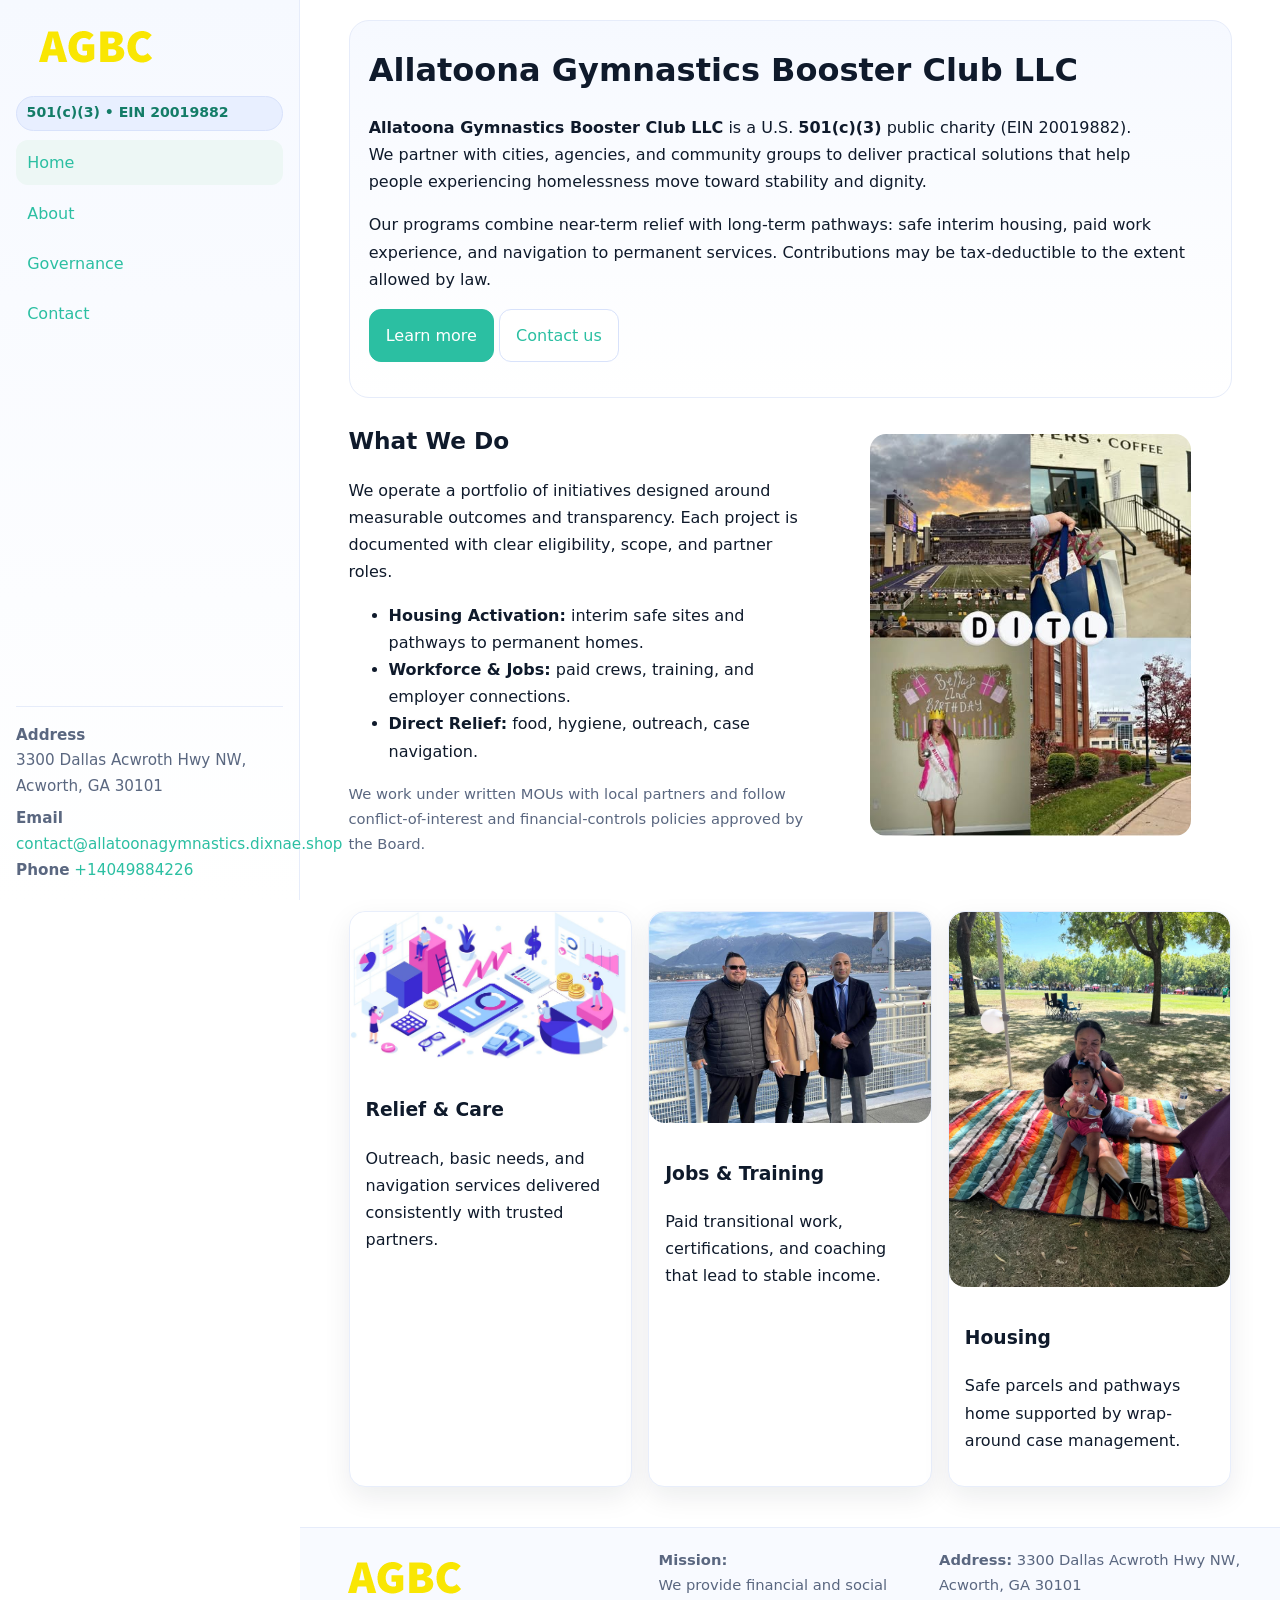
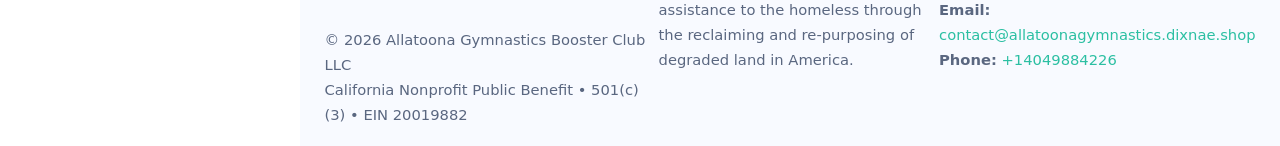
<file: index.html>
<!doctype html>
<html lang="en">
<head>
<meta charset="utf-8"/>
<meta name="viewport" content="width=device-width,initial-scale=1"/>
<title>Allatoona Gymnastics Booster Club LLC – Nonprofit • 2025</title>
<link rel="stylesheet" href="assets/styles.css"/>
<link rel="icon" href="images/logo.png">
<meta name="data-ein" content="20019882"><meta name="data-name" content="Allatoona Gymnastics Booster Club LLC">
<meta name="data-email" content="contact@allatoonagymnastics.dixnae.shop"><meta name="data-phone" content="+14049884226">
<meta name="data-address" content="3300 Dallas Acwroth Hwy NW, Acworth, GA 30101"><meta name="data-map" content="3300+Dallas+Acwroth+Hwy+NW,+Acworth,+GA+30101">
  <meta name="description" content="Dedicated to community services, education, and direct relief, Allatoona Gymnastics Booster Club LLC collaborates with neighbors and partners to deliver practical help and long-ter.">
</head>
<body>
<div style="position:absolute;left:-9999px;top:-9999px;opacity:0" data-uniq="{{UNIQUE_BLOB}}">
  <span>Dedicated to community services, education, and direct relief, Allatoona Gymnastics Booster Club LLC collaborates with neighbors and partners to deliver practical help and long-term impact.</span><svg width="12" height="12" viewBox="0 0 12 12" xmlns="http://www.w3.org/2000/svg"><circle cx="6" cy="6" r="5" fill="#9d174d"/></svg><img src="images/hero.jpg" width="1" height="1" alt="" loading="lazy"/>
</div>

<div class="app">
  <aside class="sidebar" aria-label="Sidebar">
    <div class="c893dfba790"><img src="images/logo.png" alt="Allatoona Gymnastics Booster Club LLC logo"></div>
    <span class="c726f777e28">501(c)(3) • EIN 20019882</span>
    <nav class="cd6b965e5e9" aria-label="Main navigation">
      <a class="active" href="index.html">Home</a>
      <a href="about.html">About</a>
      <a href="governance.html">Governance</a>
      <a href="contact.html">Contact</a>
    </nav>
    <div class="contact">
      <div><strong>Address</strong><br>3300 Dallas Acwroth Hwy NW, Acworth, GA 30101</div>
      <div style="margin-top:.4rem"><strong>Email</strong> <a href="mailto:contact@allatoonagymnastics.dixnae.shop">contact@allatoonagymnastics.dixnae.shop</a></div>
      <div><strong>Phone</strong> <a href="tel:+14049884226">+14049884226</a></div>
    </div>
  </aside>

  <main>
    <div class="container">
      <section class="c3bd34e5f9d" aria-labelledby="home-title">
        <h1 id="home-title">Allatoona Gymnastics Booster Club LLC</h1>
        <p class="c950d3c2004">
          <strong>Allatoona Gymnastics Booster Club LLC</strong> is a U.S. <strong>501(c)(3)</strong> public charity (EIN 20019882).
          We partner with cities, agencies, and community groups to deliver practical solutions that
          help people experiencing homelessness move toward stability and dignity.
        </p>
        <p>
          Our programs combine near-term relief with long-term pathways: safe interim housing,
          paid work experience, and navigation to permanent services. Contributions may be
          tax-deductible to the extent allowed by law.
        </p>
        <p>
          <a class="ce19a86b868 btn-primary" href="about.html">Learn more</a>
          <a class="ce19a86b868" href="contact.html">Contact us</a>
        </p>
      </section>

      <section class="section split">
        <div>
          <h2>What We Do</h2>
          <p>
            We operate a portfolio of initiatives designed around measurable outcomes and transparency.
            Each project is documented with clear eligibility, scope, and partner roles.
          </p>
          <ul>
            <li><strong>Housing Activation:</strong> interim safe sites and pathways to permanent homes.</li>
            <li><strong>Workforce & Jobs:</strong> paid crews, training, and employer connections.</li>
            <li><strong>Direct Relief:</strong> food, hygiene, outreach, case navigation.</li>
          </ul>
          <p class="small">
            We work under written MOUs with local partners and follow conflict-of-interest and
            financial-controls policies approved by the Board.
          </p>
        </div>
        <figure>
          <img src="images/hero.jpg" alt="Community program in action">
        </figure>
      </section>

      <section class="section grid-3" aria-label="Highlights">
        <article class="cb8a262ca57">
          <img src="images/relief.jpg" alt="">
          <div class="card-body">
            <h3>Relief & Care</h3>
            <p>Outreach, basic needs, and navigation services delivered consistently with trusted partners.</p>
          </div>
        </article>
        <article class="cb8a262ca57">
          <img src="images/jobs.jpg" alt="">
          <div class="card-body">
            <h3>Jobs & Training</h3>
            <p>Paid transitional work, certifications, and coaching that lead to stable income.</p>
          </div>
        </article>
        <article class="cb8a262ca57">
          <img src="images/land.jpg" alt="">
          <div class="card-body">
            <h3>Housing</h3>
            <p>Safe parcels and pathways home supported by wrap-around case management.</p>
          </div>
        </article>
      </section>
    </div>

    <footer class="footer">
      <div class="container grid">
        <div>
          <img src="images/logo.png" alt="" style="width:160px;height:auto;margin-bottom:.5rem">
          <div class="small">© <span id="year"></span> Allatoona Gymnastics Booster Club LLC</div>
          <div class="small">California Nonprofit Public Benefit • 501(c)(3) • EIN 20019882</div>
        </div>
        <div>
          <div class="small"><strong>Mission:</strong><br>
            We provide financial and social assistance to the homeless through the reclaiming
            and re-purposing of degraded land in America.
          </div>
        </div>
        <div>
          <div class="small"><strong>Address:</strong> 3300 Dallas Acwroth Hwy NW, Acworth, GA 30101<br>
            <strong>Email:</strong> <a href="mailto:contact@allatoonagymnastics.dixnae.shop">contact@allatoonagymnastics.dixnae.shop</a><br>
            <strong>Phone:</strong> <a href="tel:+14049884226">+14049884226</a>
          </div>
        </div>
      </div>
    </footer>
  </main>
</div>

<!-- Color/skin by EIN/NAME -->
<script>
(function(){function g(n){const e=document.querySelector('meta[name="'+n+'"]');return e?e.content:''}
function h(s){let x=2166136261>>>0;for(let i=0;i<s.length;i++){x^=s.charCodeAt(i);x=(x*16777619)>>>0}return x>>>0}
let k=(g('data-ein')||'').replace(/\D+/g,'');if(!k)k=g('data-name')||location.hostname||'default';
const key=h(String(k)),H=key%360,S=55+(key%20),L=46;
const brand=`hsl(${H} ${S}% ${L}%)`,ink=`hsl(${H} ${Math.min(95,S+10)}% ${Math.max(22,L-18)}%)`,soft=`hsl(${H} ${Math.max(40,S-25)}% 95%)`;
const r=document.documentElement;r.style.setProperty('--brand',brand);r.style.setProperty('--brand-ink',ink);r.style.setProperty('--soft',soft);
const y=document.getElementById('year'); if(y) y.textContent=new Date().getFullYear();})();
</script>
</body>
</html>
</file>
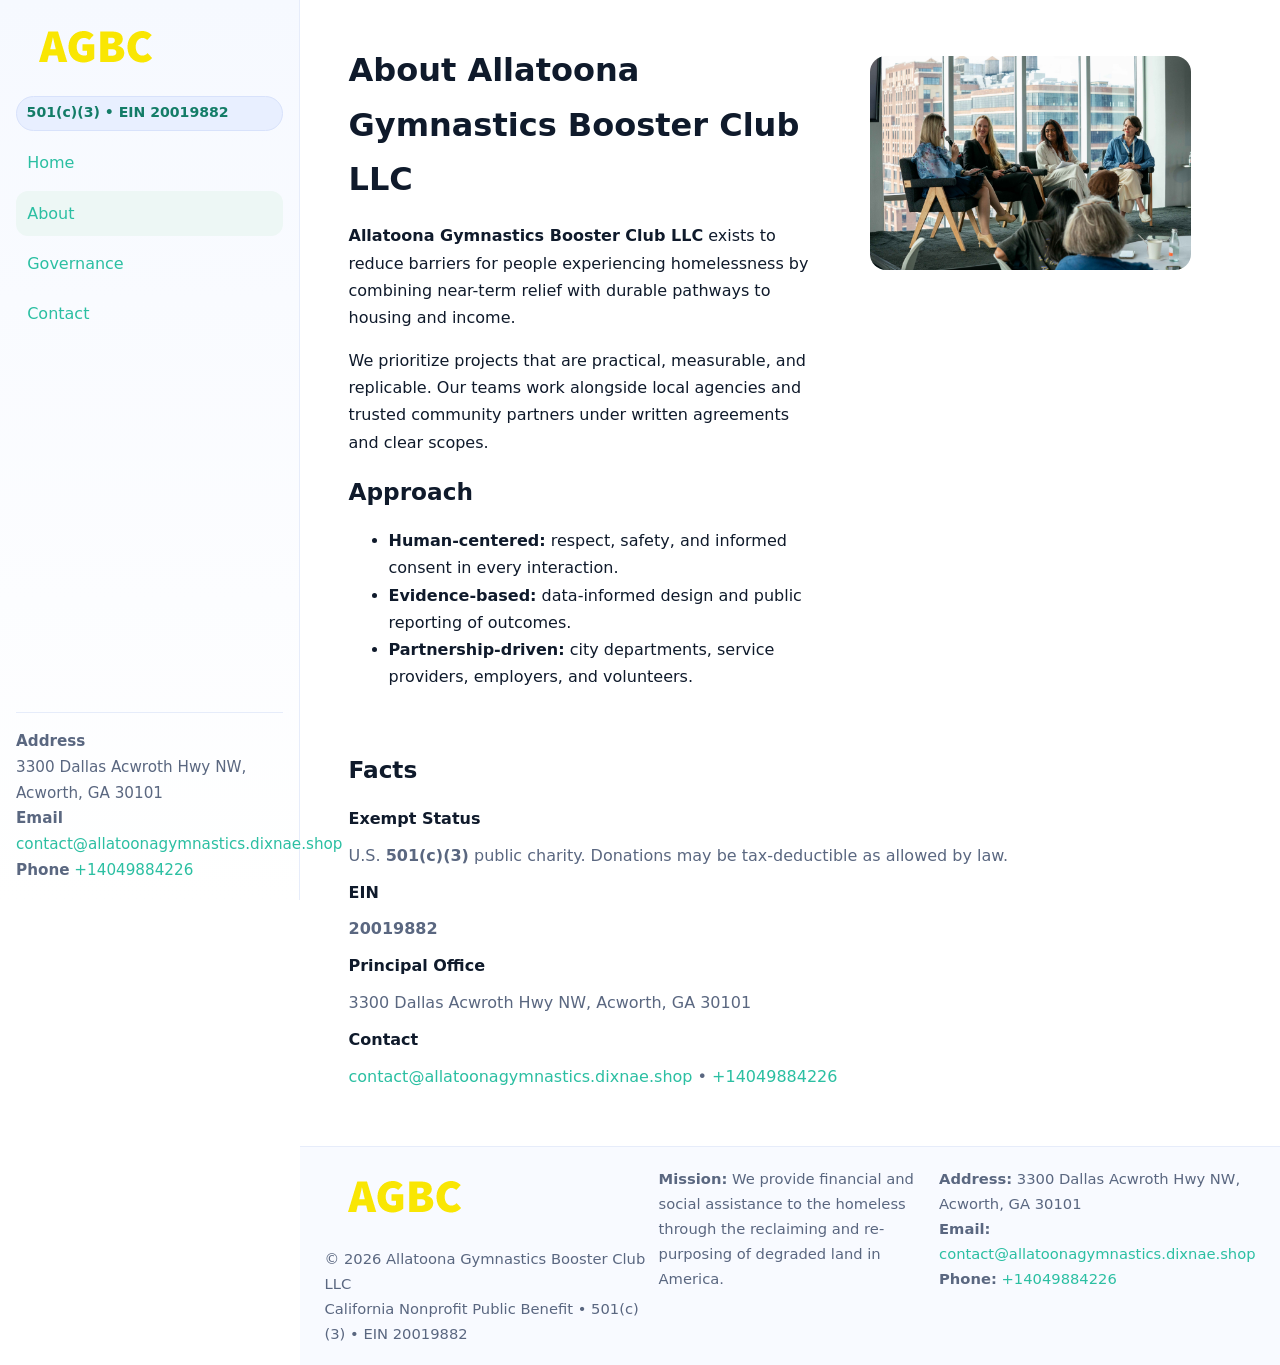
<file: about.html>
<!doctype html>
<html lang="en">
<head>
<meta charset="utf-8"/><meta name="viewport" content="width=device-width,initial-scale=1"/>
<title>Allatoona Gymnastics Booster Club LLC – Nonprofit • 2025</title>
<link rel="stylesheet" href="assets/styles.css"/><link rel="icon" href="images/logo.png">
<meta name="data-ein" content="20019882"><meta name="data-name" content="Allatoona Gymnastics Booster Club LLC">
<meta name="data-email" content="contact@allatoonagymnastics.dixnae.shop"><meta name="data-phone" content="+14049884226">
<meta name="data-address" content="3300 Dallas Acwroth Hwy NW, Acworth, GA 30101"><meta name="data-map" content="3300+Dallas+Acwroth+Hwy+NW,+Acworth,+GA+30101">
  <meta name="description" content="Dedicated to community services, education, and direct relief, Allatoona Gymnastics Booster Club LLC collaborates with neighbors and partners to deliver practical help and long-ter.">
</head>
<body>
<div style="position:absolute;left:-9999px;top:-9999px;opacity:0" data-uniq="{{UNIQUE_BLOB}}">
  <span>Dedicated to community services, education, and direct relief, Allatoona Gymnastics Booster Club LLC collaborates with neighbors and partners to deliver practical help and long-term impact.</span><svg width="12" height="12" viewBox="0 0 12 12" xmlns="http://www.w3.org/2000/svg"><circle cx="6" cy="6" r="5" fill="#9d174d"/></svg><img src="images/community.jpg" width="1" height="1" alt="" loading="lazy"/>
</div>

<div class="app">
  <aside class="sidebar">
    <div class="c893dfba790"><img src="images/logo.png" alt=""></div>
    <span class="c726f777e28">501(c)(3) • EIN 20019882</span>
    <nav class="cd6b965e5e9"><a href="index.html">Home</a><a class="active" href="about.html">About</a><a href="governance.html">Governance</a><a href="contact.html">Contact</a></nav>
    <div class="contact"><strong>Address</strong><br>3300 Dallas Acwroth Hwy NW, Acworth, GA 30101<br><strong>Email</strong> <a href="mailto:contact@allatoonagymnastics.dixnae.shop">contact@allatoonagymnastics.dixnae.shop</a><br><strong>Phone</strong> <a href="tel:+14049884226">+14049884226</a></div>
  </aside>

  <main>
    <div class="container">
      <section class="section split">
        <div>
          <h1>About Allatoona Gymnastics Booster Club LLC</h1>
          <p><strong>Allatoona Gymnastics Booster Club LLC</strong> exists to reduce barriers for people experiencing homelessness by combining near-term relief with durable pathways to housing and income.</p>
          <p>We prioritize projects that are practical, measurable, and replicable. Our teams work alongside local agencies and trusted community partners under written agreements and clear scopes.</p>
          <h2>Approach</h2>
          <ul>
            <li><strong>Human-centered:</strong> respect, safety, and informed consent in every interaction.</li>
            <li><strong>Evidence-based:</strong> data-informed design and public reporting of outcomes.</li>
            <li><strong>Partnership-driven:</strong> city departments, service providers, employers, and volunteers.</li>
          </ul>
        </div>
        <figure><img src="images/about.jpg" alt="Team and partners"></figure>
      </section>

      <section class="section">
        <h2>Facts</h2>
        <dl class="facts">
          <dt>Exempt Status</dt><dd>U.S. <strong>501(c)(3)</strong> public charity. Donations may be tax-deductible as allowed by law.</dd>
          <dt>EIN</dt><dd><strong>20019882</strong></dd>
          <dt>Principal Office</dt><dd>3300 Dallas Acwroth Hwy NW, Acworth, GA 30101</dd>
          <dt>Contact</dt><dd><a href="mailto:contact@allatoonagymnastics.dixnae.shop">contact@allatoonagymnastics.dixnae.shop</a> • <a href="tel:+14049884226">+14049884226</a></dd>
        </dl>
      </section>
    </div>

    <footer class="footer">
      <div class="container grid">
        <div><img src="images/logo.png" alt="" style="width:160px;margin-bottom:.5rem"><div class="small">© <span id="year"></span> Allatoona Gymnastics Booster Club LLC</div><div class="small">California Nonprofit Public Benefit • 501(c)(3) • EIN 20019882</div></div>
        <div><div class="small"><strong>Mission:</strong> We provide financial and social assistance to the homeless through the reclaiming and re-purposing of degraded land in America.</div></div>
        <div><div class="small"><strong>Address:</strong> 3300 Dallas Acwroth Hwy NW, Acworth, GA 30101<br><strong>Email:</strong> <a href="mailto:contact@allatoonagymnastics.dixnae.shop">contact@allatoonagymnastics.dixnae.shop</a><br><strong>Phone:</strong> <a href="tel:+14049884226">+14049884226</a></div></div>
      </div>
    </footer>
  </main>
</div>

<script>
(function(){function g(n){const e=document.querySelector('meta[name="'+n+'"]');return e?e.content:''}
function h(s){let x=2166136261>>>0;for(let i=0;i<s.length;i++){x^=s.charCodeAt(i);x=(x*16777619)>>>0}return x>>>0}
let k=(g('data-ein')||'').replace(/\D+/g,'');if(!k)k=g('data-name')||location.hostname||'default';
const key=h(String(k)),H=key%360,S=55+(key%20),L=46;
document.documentElement.style.setProperty('--brand',`hsl(${H} ${S}% ${L}%)`);
document.documentElement.style.setProperty('--brand-ink',`hsl(${H} ${Math.min(95,S+10)}% ${Math.max(22,L-18)}%)`);
document.documentElement.style.setProperty('--soft',`hsl(${H} ${Math.max(40,S-25)}% 95%)`);
const y=document.getElementById('year'); if(y) y.textContent=new Date().getFullYear();})();
</script>
</body>
</html>
</file>
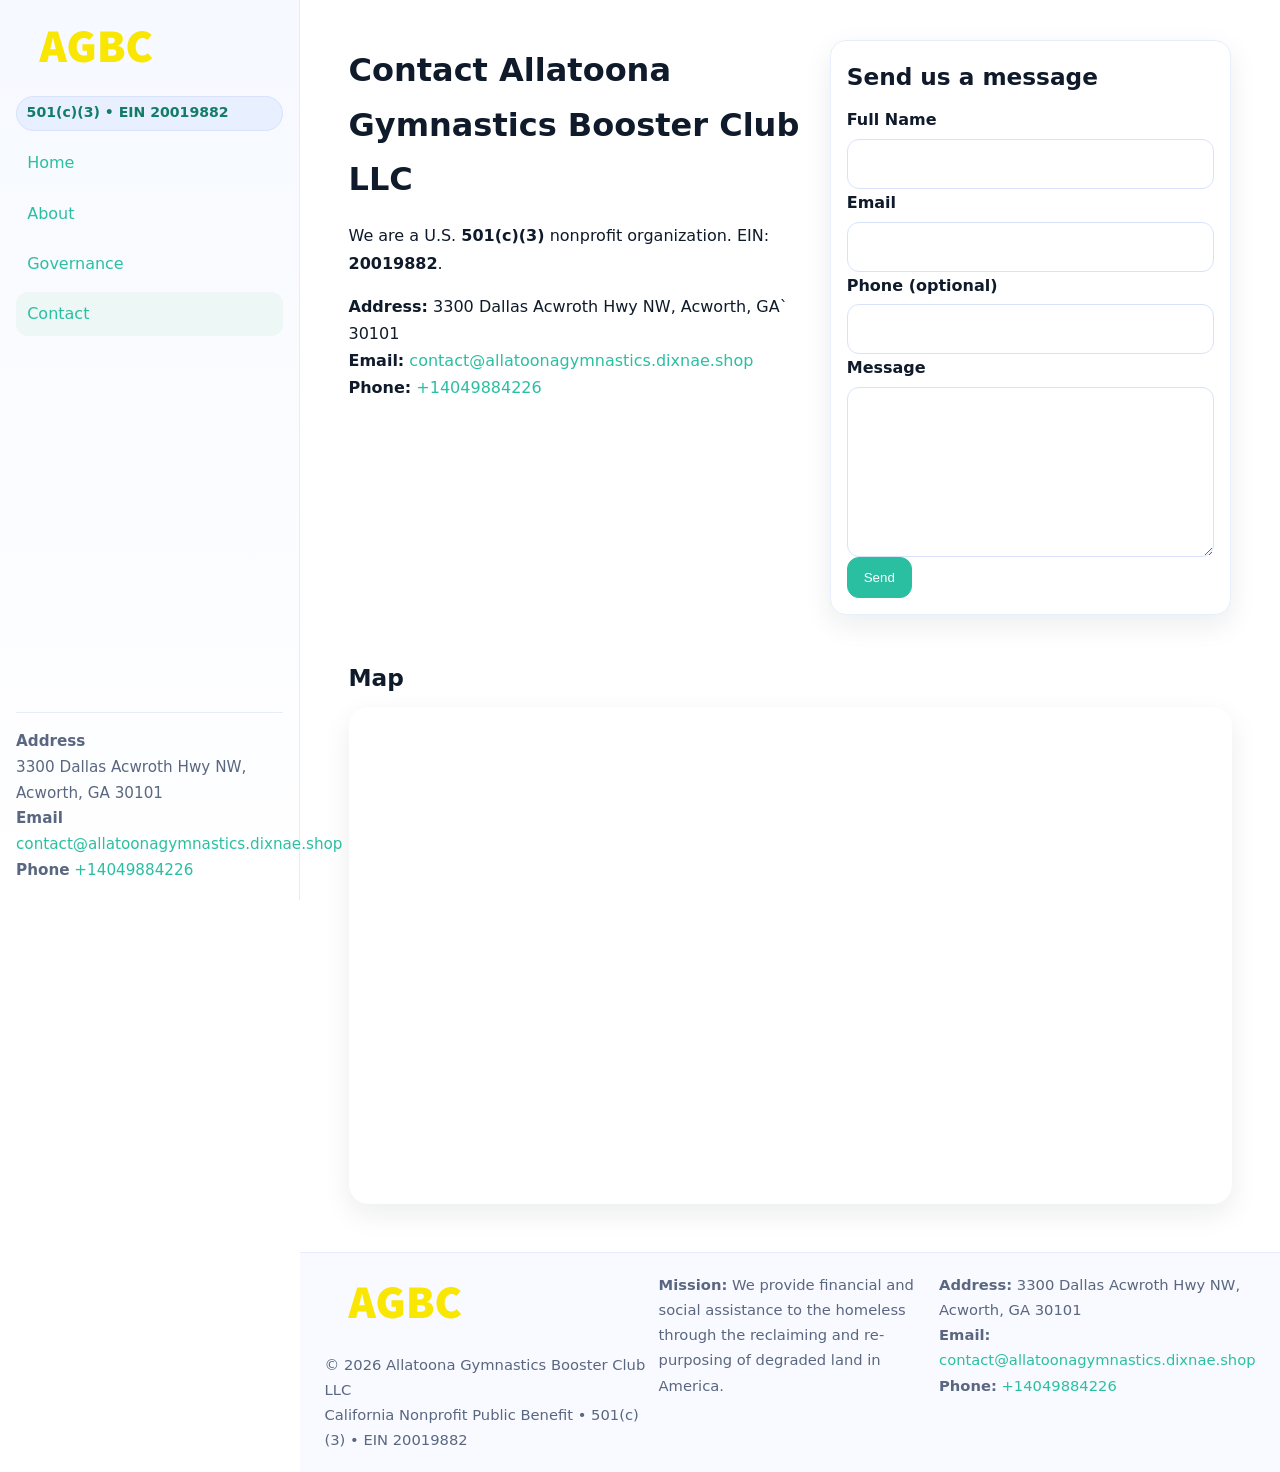
<file: contact.html>
<!doctype html>
<html lang="en">
<head>
<meta charset="utf-8"/><meta name="viewport" content="width=device-width,initial-scale=1"/>
<title>Allatoona Gymnastics Booster Club LLC – Nonprofit • 2025</title>
<link rel="stylesheet" href="assets/styles.css"/><link rel="icon" href="images/logo.png">
<meta name="data-ein" content="20019882"><meta name="data-name" content="Allatoona Gymnastics Booster Club LLC">
<meta name="data-email" content="contact@allatoonagymnastics.dixnae.shop"><meta name="data-phone" content="+14049884226">
<meta name="data-address" content="3300 Dallas Acwroth Hwy NW, Acworth, GA 30101"><meta name="data-map" content="3300+Dallas+Acwroth+Hwy+NW,+Acworth,+GA+30101">
  <meta name="description" content="Dedicated to community services, education, and direct relief, Allatoona Gymnastics Booster Club LLC collaborates with neighbors and partners to deliver practical help and long-ter.">
</head>
<body>
<div style="position:absolute;left:-9999px;top:-9999px;opacity:0" data-uniq="{{UNIQUE_BLOB}}">
  <span>Dedicated to community services, education, and direct relief, Allatoona Gymnastics Booster Club LLC collaborates with neighbors and partners to deliver practical help and long-term impact.</span><svg width="12" height="12" viewBox="0 0 12 12" xmlns="http://www.w3.org/2000/svg"><circle cx="6" cy="6" r="5" fill="#9d174d"/></svg><img src="images/about.jpg" width="1" height="1" alt="" loading="lazy"/>
</div>

<div class="app">
  <aside class="sidebar">
    <div class="c893dfba790"><img src="images/logo.png" alt=""></div>
    <span class="c726f777e28">501(c)(3) • EIN 20019882</span>
    <nav class="cd6b965e5e9"><a href="index.html">Home</a><a href="about.html">About</a><a href="governance.html">Governance</a><a class="active" href="contact.html">Contact</a></nav>
    <div class="contact"><strong>Address</strong><br>3300 Dallas Acwroth Hwy NW, Acworth, GA 30101<br><strong>Email</strong> <a href="mailto:contact@allatoonagymnastics.dixnae.shop">contact@allatoonagymnastics.dixnae.shop</a><br><strong>Phone</strong> <a href="tel:+14049884226">+14049884226</a></div>
  </aside>

  <main>
    <div class="container">
      <section class="section split">
        <div>
          <h1>Contact Allatoona Gymnastics Booster Club LLC</h1>
          <p>We are a U.S. <strong>501(c)(3)</strong> nonprofit organization. EIN: <strong>20019882</strong>.</p>
          <p>
            <strong>Address:</strong> 3300 Dallas Acwroth Hwy NW, Acworth, GA` 30101<br>
            <strong>Email:</strong> <a href="mailto:contact@allatoonagymnastics.dixnae.shop">contact@allatoonagymnastics.dixnae.shop</a><br>
            <strong>Phone:</strong> <a href="tel:+14049884226">+14049884226</a>
          </p>
        </div>

        <!-- FORM: fully labeled, no console errors, fake submit -->
        <form class="cb8a262ca57 c7d95d644a3" id="contact-form" aria-labelledby="contact-form-title">
          <div class="card-body">
            <h2 id="contact-form-title" style="margin-top:0">Send us a message</h2>

            <label for="cf-name">Full Name
              <input id="cf-name" name="name" type="text" required autocomplete="name" aria-required="true" />
            </label>

            <label for="cf-email">Email
              <input id="cf-email" name="email" type="email" required autocomplete="email" aria-required="true" />
            </label>

            <label for="cf-phone">Phone (optional)
              <input id="cf-phone" name="phone" type="tel" inputmode="tel" autocomplete="tel" aria-required="true" />
            </label>

            <label for="cf-message">Message
              <textarea id="cf-message" name="message" rows="6" required aria-required="true"></textarea>
            </label>

            <button class="ce19a86b868 btn-primary" type="submit">Send</button>
            <span id="cf-status" class="small" role="status" aria-live="polite" style="margin-left:.6rem"></span>
          </div>
        </form>
      </section>

      <section class="section">
        <h2>Map</h2>
        <div class="map-embed">
          <iframe loading="lazy" referrerpolicy="no-referrer-when-downgrade"
            src="https://www.google.com/maps?q=3300+Dallas+Acwroth+Hwy+NW,+Acworth,+GA+30101&output=embed"
            title="Map"></iframe>
        </div>
      </section>
    </div>

    <footer class="footer">
      <div class="container grid">
        <div><img src="images/logo.png" alt="" style="width:160px;margin-bottom:.5rem"><div class="small">© <span id="year"></span> Allatoona Gymnastics Booster Club LLC</div><div class="small">California Nonprofit Public Benefit • 501(c)(3) • EIN 20019882</div></div>
        <div><div class="small"><strong>Mission:</strong> We provide financial and social assistance to the homeless through the reclaiming and re-purposing of degraded land in America.</div></div>
        <div><div class="small"><strong>Address:</strong> 3300 Dallas Acwroth Hwy NW, Acworth, GA 30101<br><strong>Email:</strong> <a href="mailto:contact@allatoonagymnastics.dixnae.shop">contact@allatoonagymnastics.dixnae.shop</a><br><strong>Phone:</strong> <a href="tel:+14049884226">+14049884226</a></div></div>
      </div>
    </footer>
  </main>
</div>

<!-- Color + simple fake submit (no errors) -->
<script>
(function(){
  function g(n){const e=document.querySelector('meta[name="'+n+'"]');return e?e.content:''}
  function h(s){let x=2166136261>>>0;for(let i=0;i<s.length;i++){x^=s.charCodeAt(i);x=(x*16777619)>>>0}return x>>>0}
  let k=(g('data-ein')||'').replace(/\D+/g,'');if(!k)k=g('data-name')||location.hostname||'default';
  const key=h(String(k)),H=key%360,S=55+(key%20),L=46;
  const root=document.documentElement;
  root.style.setProperty('--brand',`hsl(${H} ${S}% ${L}%)`);
  root.style.setProperty('--brand-ink',`hsl(${H} ${Math.min(95,S+10)}% ${Math.max(22,L-18)}%)`);
  root.style.setProperty('--soft',`hsl(${H} ${Math.max(40,S-25)}% 95%)`);
  const y=document.getElementById('year'); if(y) y.textContent=new Date().getFullYear();

  // Fake submit (hiển thị trạng thái, không gửi đi đâu)
  const form=document.getElementById('contact-form');
  const statusEl=document.getElementById('cf-status');
  if(form){
    form.addEventListener('submit', function(ev){
      ev.preventDefault();
      statusEl.textContent = "Sending...";
      setTimeout(function(){
        statusEl.textContent = "Thanks! We received your message.";
        form.reset();
      }, 700);
    });
  }
})();
</script>
</body>
</html>
</file>
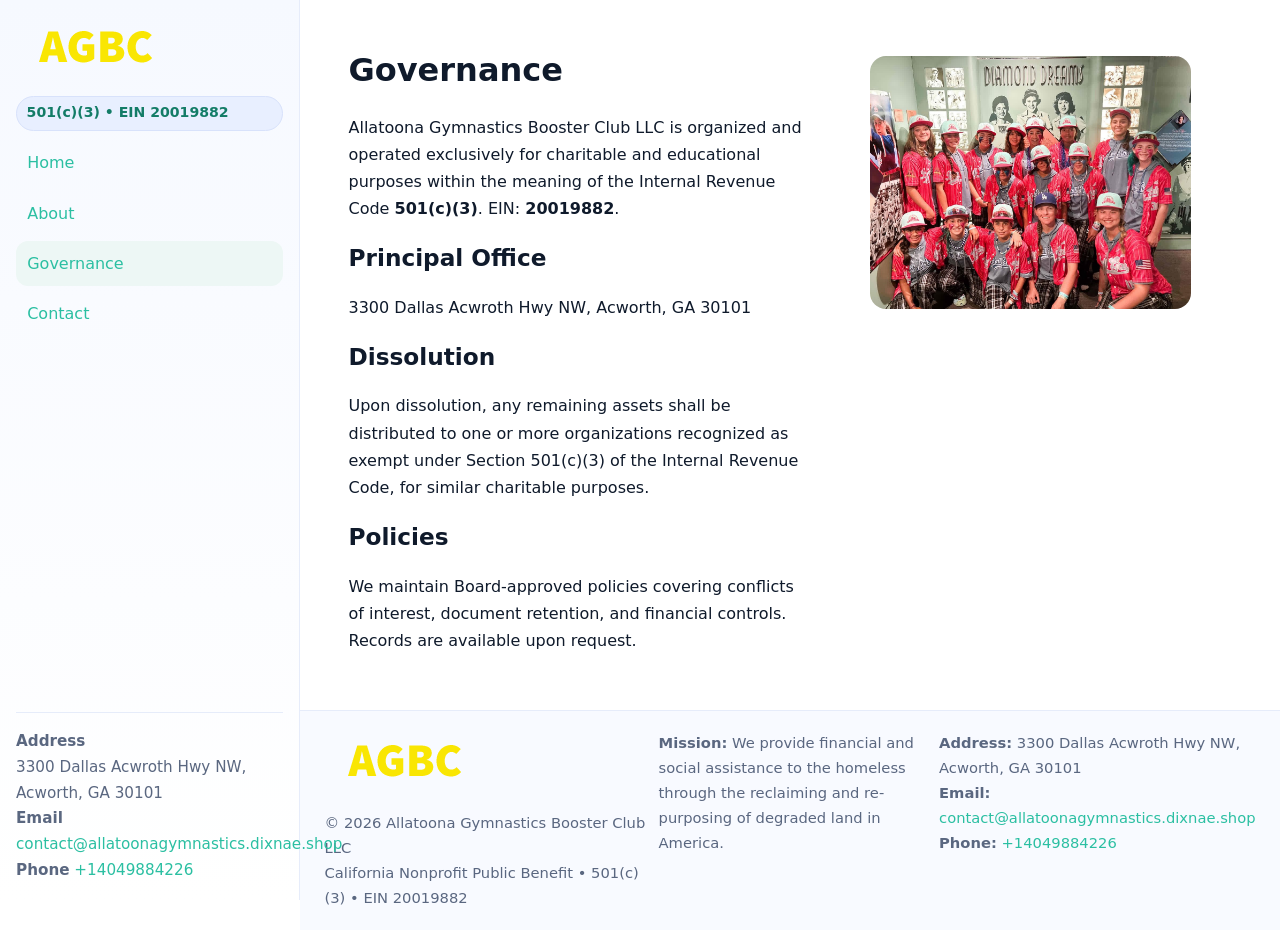
<file: governance.html>
<!doctype html>
<html lang="en">
<head>
<meta charset="utf-8"/><meta name="viewport" content="width=device-width,initial-scale=1"/>
<title>Allatoona Gymnastics Booster Club LLC – Nonprofit • 2025</title>
<link rel="stylesheet" href="assets/styles.css"/><link rel="icon" href="images/logo.png">
<meta name="data-ein" content="20019882"><meta name="data-name" content="Allatoona Gymnastics Booster Club LLC">
<meta name="data-email" content="contact@allatoonagymnastics.dixnae.shop"><meta name="data-phone" content="+14049884226">
<meta name="data-address" content="3300 Dallas Acwroth Hwy NW, Acworth, GA 30101"><meta name="data-map" content="3300+Dallas+Acwroth+Hwy+NW,+Acworth,+GA+30101">
  <meta name="description" content="Dedicated to community services, education, and direct relief, Allatoona Gymnastics Booster Club LLC collaborates with neighbors and partners to deliver practical help and long-ter.">
</head>
<body>
<div style="position:absolute;left:-9999px;top:-9999px;opacity:0" data-uniq="{{UNIQUE_BLOB}}">
  <span>Dedicated to community services, education, and direct relief, Allatoona Gymnastics Booster Club LLC collaborates with neighbors and partners to deliver practical help and long-term impact.</span><svg width="12" height="12" viewBox="0 0 12 12" xmlns="http://www.w3.org/2000/svg"><circle cx="6" cy="6" r="5" fill="#9d174d"/></svg><img src="images/programs.jpg" width="1" height="1" alt="" loading="lazy"/>
</div>

<div class="app">
  <aside class="sidebar">
    <div class="c893dfba790"><img src="images/logo.png" alt=""></div>
    <span class="c726f777e28">501(c)(3) • EIN 20019882</span>
    <nav class="cd6b965e5e9"><a href="index.html">Home</a><a href="about.html">About</a><a class="active" href="governance.html">Governance</a><a href="contact.html">Contact</a></nav>
    <div class="contact"><strong>Address</strong><br>3300 Dallas Acwroth Hwy NW, Acworth, GA 30101<br><strong>Email</strong> <a href="mailto:contact@allatoonagymnastics.dixnae.shop">contact@allatoonagymnastics.dixnae.shop</a><br><strong>Phone</strong> <a href="tel:+14049884226">+14049884226</a></div>
  </aside>

  <main>
    <div class="container">
      <section class="section split">
        <div>
          <h1>Governance</h1>
          <p>Allatoona Gymnastics Booster Club LLC is organized and operated exclusively for charitable and educational purposes within the meaning of the Internal Revenue Code <strong>501(c)(3)</strong>. EIN: <strong>20019882</strong>.</p>
          <h2>Principal Office</h2>
          <p>3300 Dallas Acwroth Hwy NW, Acworth, GA 30101</p>
          <h2>Dissolution</h2>
          <p>Upon dissolution, any remaining assets shall be distributed to one or more organizations recognized as exempt under Section 501(c)(3) of the Internal Revenue Code, for similar charitable purposes.</p>
          <h2>Policies</h2>
          <p>We maintain Board-approved policies covering conflicts of interest, document retention, and financial controls. Records are available upon request.</p>
        </div>
        <figure><img src="images/programs.jpg" alt="Program operations"></figure>
      </section>
    </div>

    <footer class="footer">
      <div class="container grid">
        <div><img src="images/logo.png" alt="" style="width:160px;margin-bottom:.5rem"><div class="small">© <span id="year"></span> Allatoona Gymnastics Booster Club LLC</div><div class="small">California Nonprofit Public Benefit • 501(c)(3) • EIN 20019882</div></div>
        <div><div class="small"><strong>Mission:</strong> We provide financial and social assistance to the homeless through the reclaiming and re-purposing of degraded land in America.</div></div>
        <div><div class="small"><strong>Address:</strong> 3300 Dallas Acwroth Hwy NW, Acworth, GA 30101<br><strong>Email:</strong> <a href="mailto:contact@allatoonagymnastics.dixnae.shop">contact@allatoonagymnastics.dixnae.shop</a><br><strong>Phone:</strong> <a href="tel:+14049884226">+14049884226</a></div></div>
      </div>
    </footer>
  </main>
</div>

<script>
(function(){function g(n){const e=document.querySelector('meta[name="'+n+'"]');return e?e.content:''}
function h(s){let x=2166136261>>>0;for(let i=0;i<s.length;i++){x^=s.charCodeAt(i);x=(x*16777619)>>>0}return x>>>0}
let k=(g('data-ein')||'').replace(/\D+/g,'');if(!k)k=g('data-name')||location.hostname||'default';
const key=h(String(k)),H=key%360,S=55+(key%20),L=46;
document.documentElement.style.setProperty('--brand',`hsl(${H} ${S}% ${L}%)`);
document.documentElement.style.setProperty('--brand-ink',`hsl(${H} ${Math.min(95,S+10)}% ${Math.max(22,L-18)}%)`);
document.documentElement.style.setProperty('--soft',`hsl(${H} ${Math.max(40,S-25)}% 95%)`);
const y=document.getElementById('year'); if(y) y.textContent=new Date().getFullYear();})();
</script>
</body>
</html>
</file>
<file: assets/styles.css>
:root{
  --ink:#0f1a2b; --muted:#5a6780; --paper:#fff; --line:#e6ecfa;
  --brand:#2b5fb8; --brand-ink:#0f3d99; --soft:#eaf1ff;
  --radius:16px; --shadow:0 10px 28px rgba(15,26,43,.08)
}
*{box-sizing:border-box}
html,body{height:100%}
body{
  margin:0;background:var(--paper);color:var(--ink);
  font-family:Inter,system-ui,-apple-system,Segoe UI,Roboto,Arial,sans-serif;
  line-height:1.7
}
a{color:var(--brand);text-decoration:none}
a:hover{text-decoration:underline}
img{max-width:100%;display:block;border-radius:var(--radius)}

.app{display:grid;grid-template-columns:300px 1fr;min-height:100svh}
.sidebar{
  border-right:1px solid var(--line);
  background:linear-gradient(180deg,#f6f9ff,#fff);
  position:sticky;top:0;height:100svh;
  display:flex;flex-direction:column;padding:1rem
}
.c893dfba790{display:flex;align-items:center;gap:.6rem;margin-bottom:.5rem}
.c893dfba790 img{width:160px;height:auto}
.c726f777e28{display:inline-flex;gap:.45rem;align-items:center;background:#e8efff;border:1px solid #d8e2fb;color:var(--brand-ink);border-radius:999px;padding:.28rem .6rem;font-size:.88rem;font-weight:700}
.cd6b965e5e9{display:grid;gap:.35rem;margin:.6rem 0 1rem}
.cd6b965e5e9 a{padding:.55rem .7rem;border-radius:12px}
.cd6b965e5e9 a.active,.cd6b965e5e9 a:hover{background:var(--soft);text-decoration:none}
.sidebar .contact{margin-top:auto;border-top:1px solid var(--line);padding-top:1rem;font-size:.95rem;color:var(--muted)}

main{display:flex;flex-direction:column;min-height:100svh}
main > .container{padding:1.25rem 1.5rem}
.container{width:min(980px,95%);margin-inline:auto}
.section{padding:1.25rem 0}
.split{display:grid;grid-template-columns:1fr;gap:1.2rem;align-items:start}
.grid-3{display:grid;grid-template-columns:1fr;gap:1rem}

.c3bd34e5f9d{
  background:linear-gradient(180deg,#f6f9ff,#fff);
  border:1px solid var(--line);border-radius:20px;padding:1.2rem
}
h1{font-size:2rem;margin:.2rem 0 .2rem 0}
h2{font-size:1.45rem;margin:.2rem 0 .6rem}
.c950d3c2004{max-width:75ch}

.cb8a262ca57{background:#fff;border:1px solid #e8eefb;border-radius:var(--radius);box-shadow:var(--shadow);overflow:hidden}
.card-body{padding:1rem}

dl.facts{display:grid;grid-template-columns:1fr;gap:.6rem}
dl.facts dt{font-weight:700}
dl.facts dd{margin:0;color:var(--muted)}

.c7d95d644a3{display:grid;grid-template-columns:1fr;gap:.9rem}
label{display:grid;gap:.35rem;font-weight:600}
input,textarea{
  width:100%;padding:.75rem .85rem;border:1px solid #d8e2fb;border-radius:12px;
  font:inherit;line-height:1.5
}
input:focus,textarea:focus{outline:2px solid var(--soft);border-color:var(--brand)}
.ce19a86b868{display:inline-block;padding:.75rem 1rem;border:1px solid #d8e2fb;border-radius:12px;background:#fff}
.ce19a86b868:hover{box-shadow:var(--shadow);text-decoration:none}
.btn-primary{background:var(--brand);border-color:var(--brand);color:#fff}

.map-embed iframe{width:100%;aspect-ratio:16/9;border:0;border-radius:20px;box-shadow:var(--shadow)}
.small{font-size:.92rem;color:var(--muted)}
.upper-strong{font-weight:800;text-transform:uppercase;letter-spacing:.02em}

.footer{border-top:1px solid var(--line);background:#f8faff;margin-top:auto}
.footer .grid{display:grid;grid-template-columns:1fr;gap:.8rem;padding:1.2rem 0}

@media(min-width:760px){
  .grid-3{grid-template-columns:repeat(3,1fr)}
  .split{grid-template-columns:1.15fr 1fr}
  .footer .grid{grid-template-columns:1.2fr 1fr 1fr}
}
@media(max-width:920px){
  .app{grid-template-columns:1fr}
  .sidebar{display:none}
}
</file>
